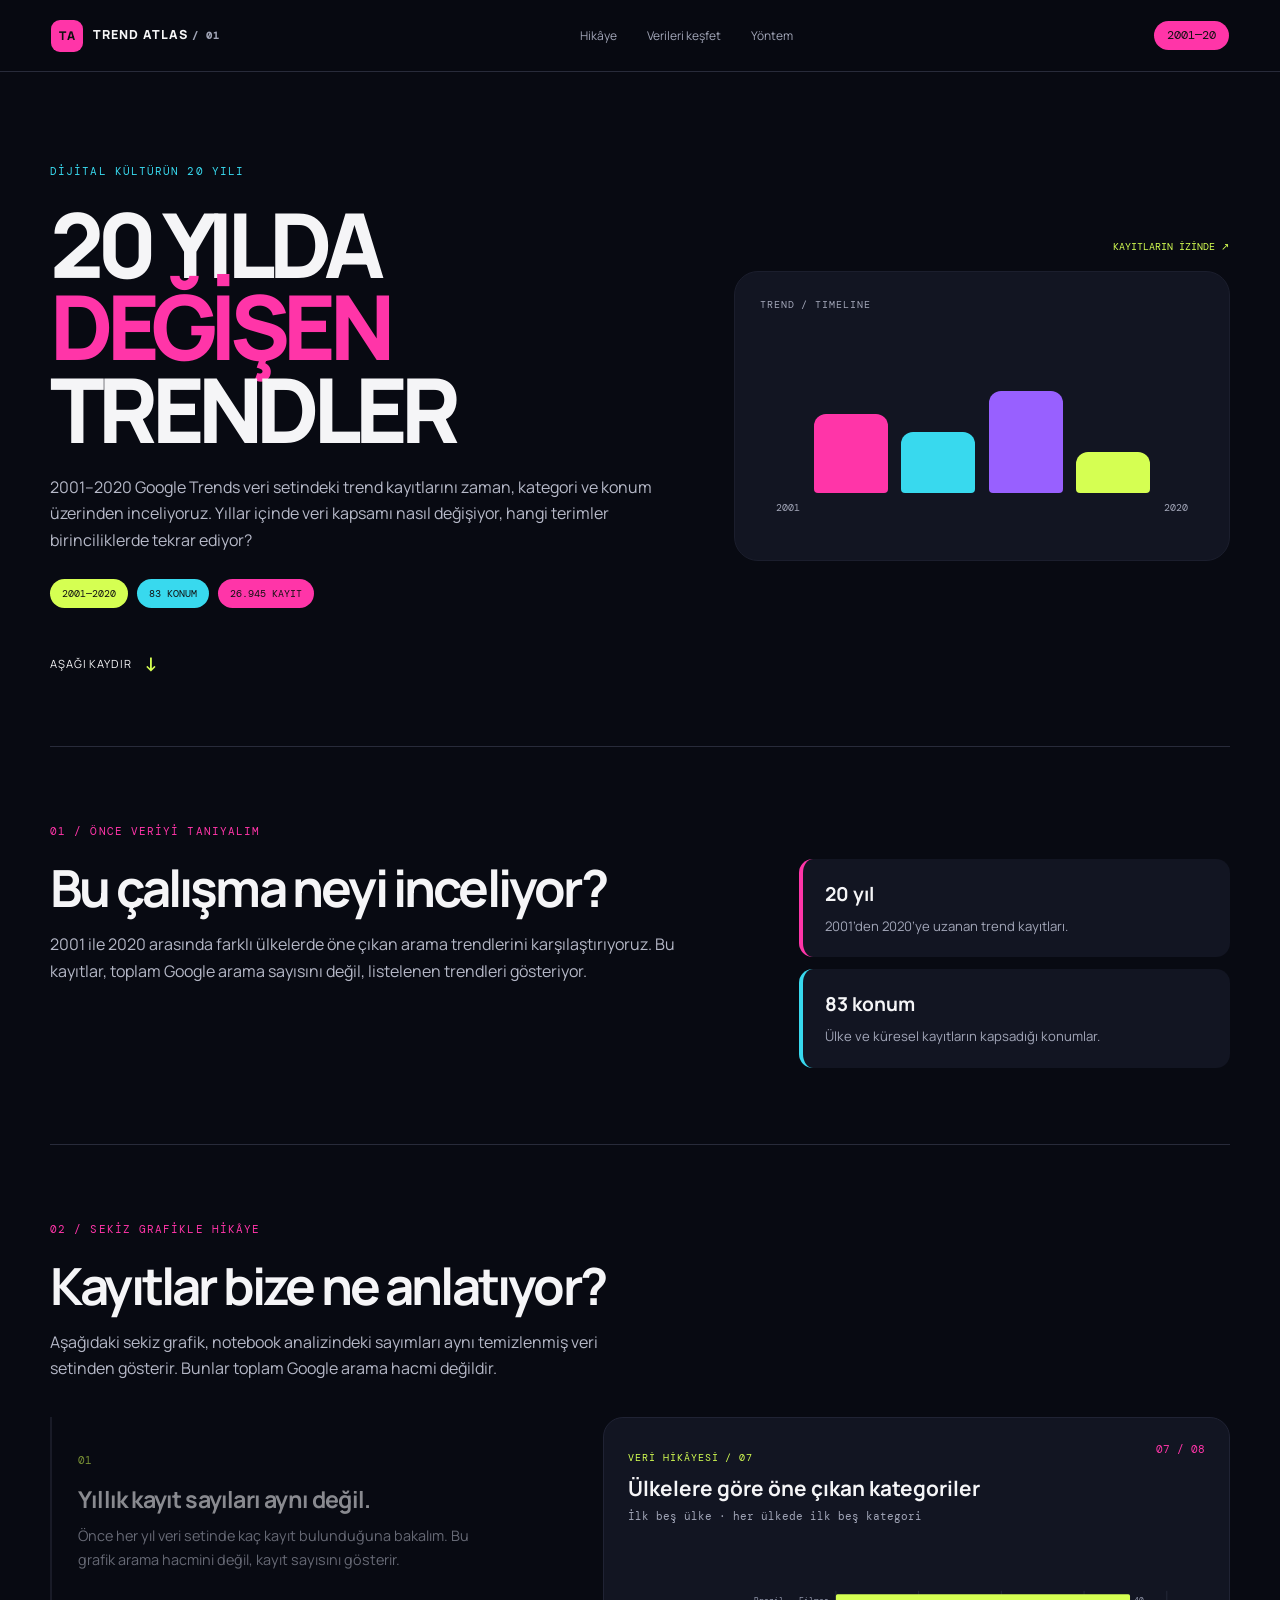
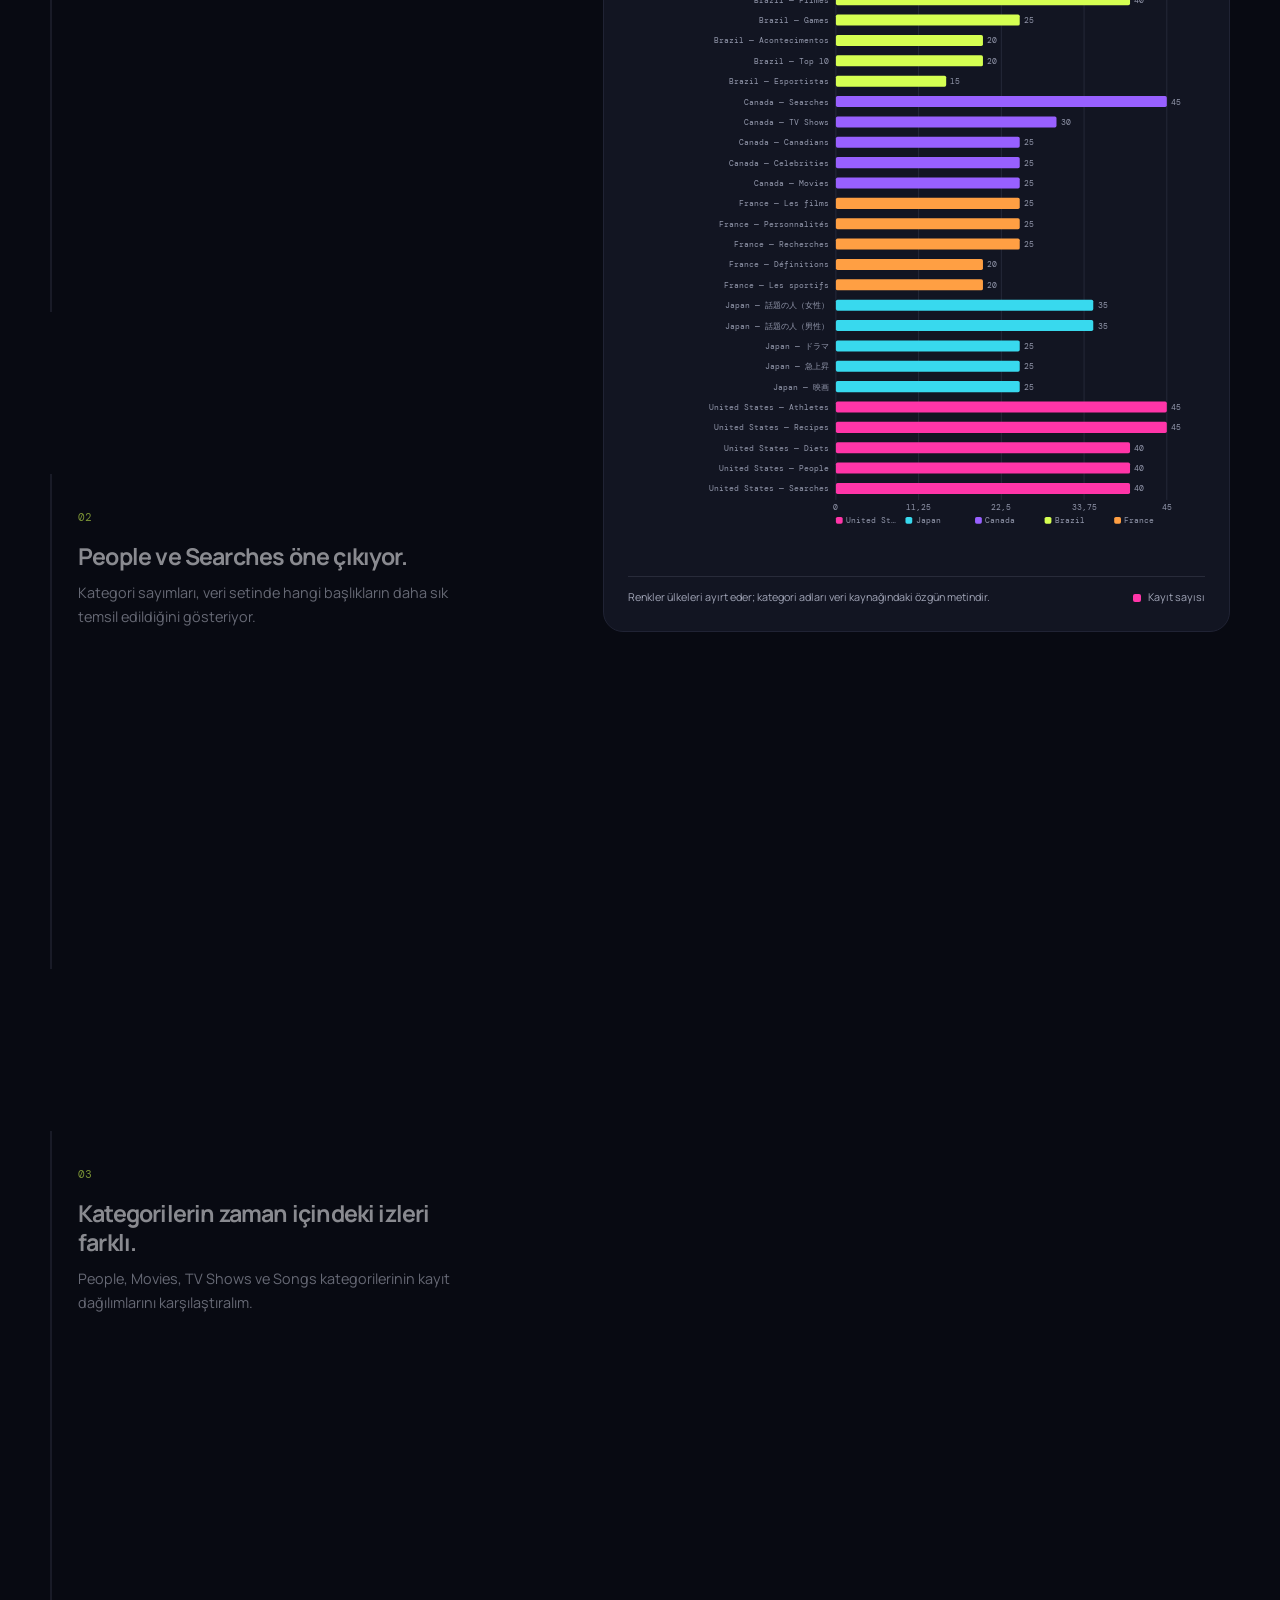
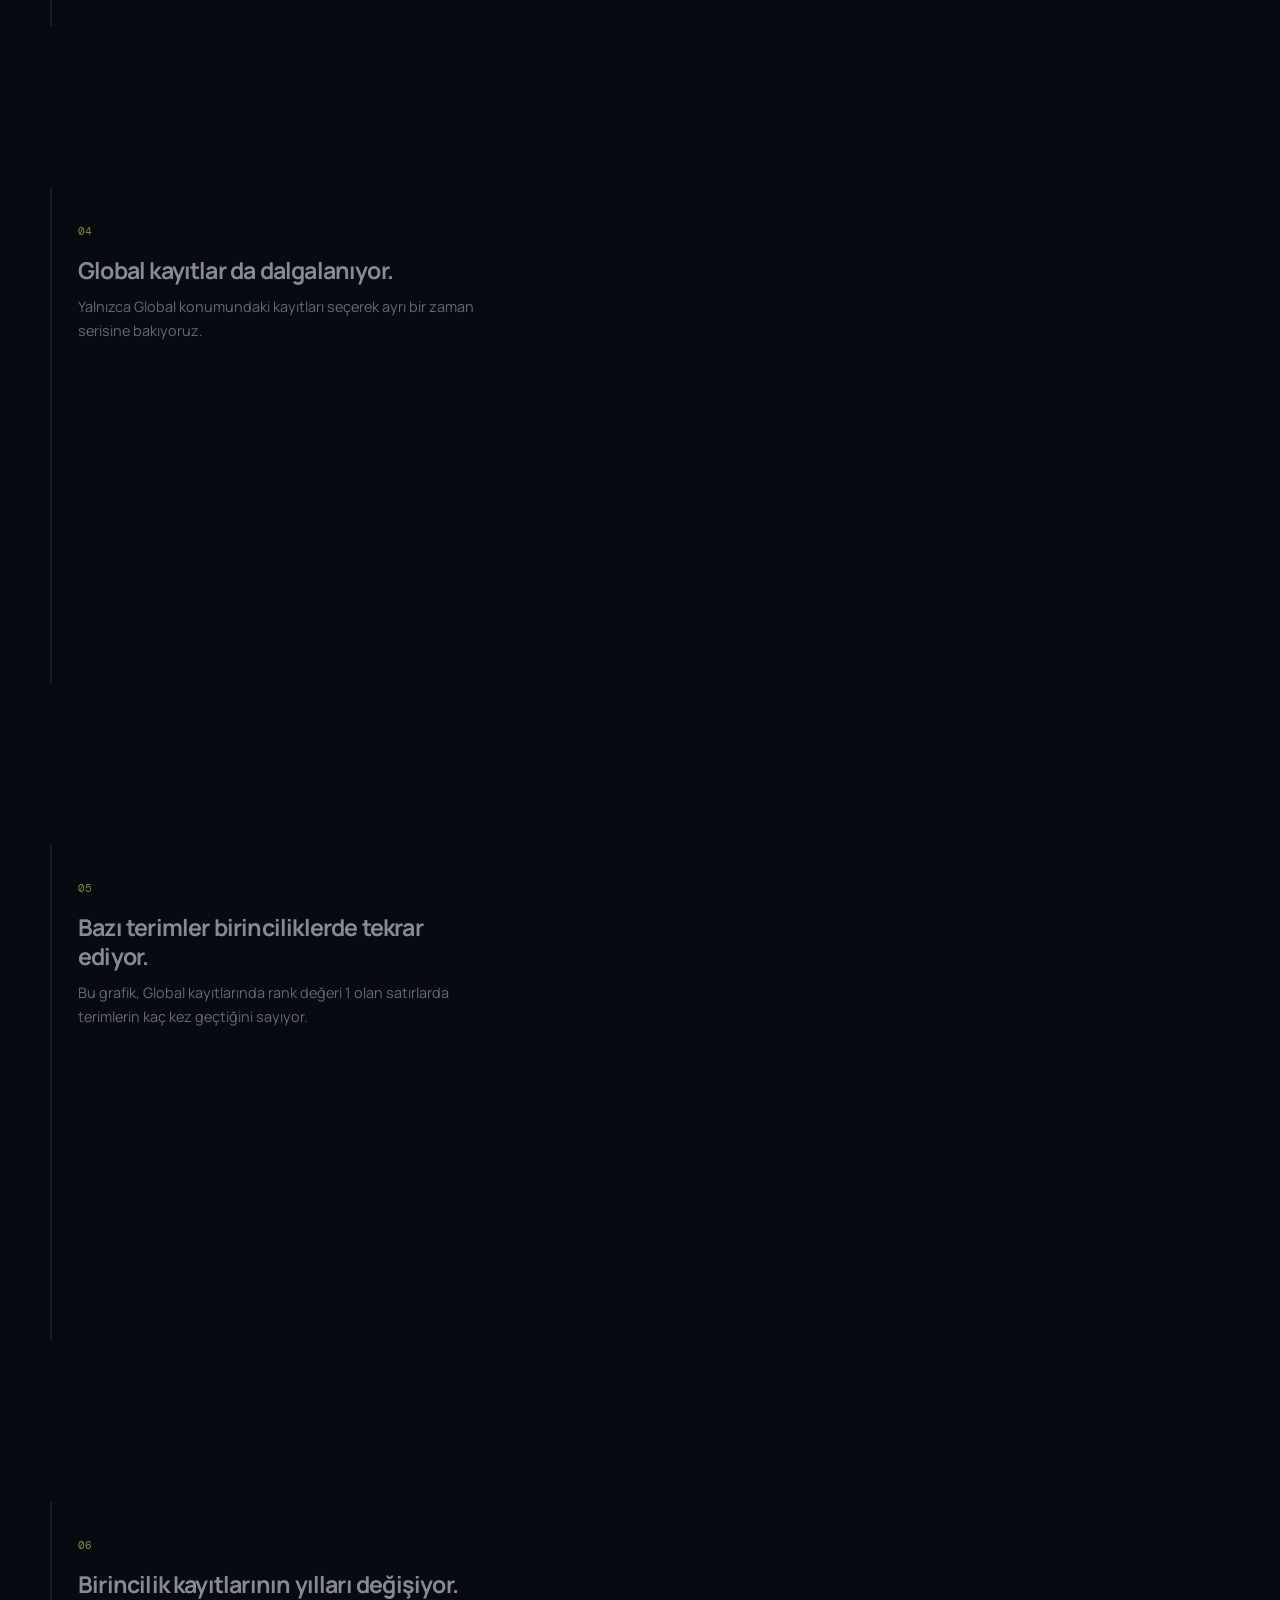
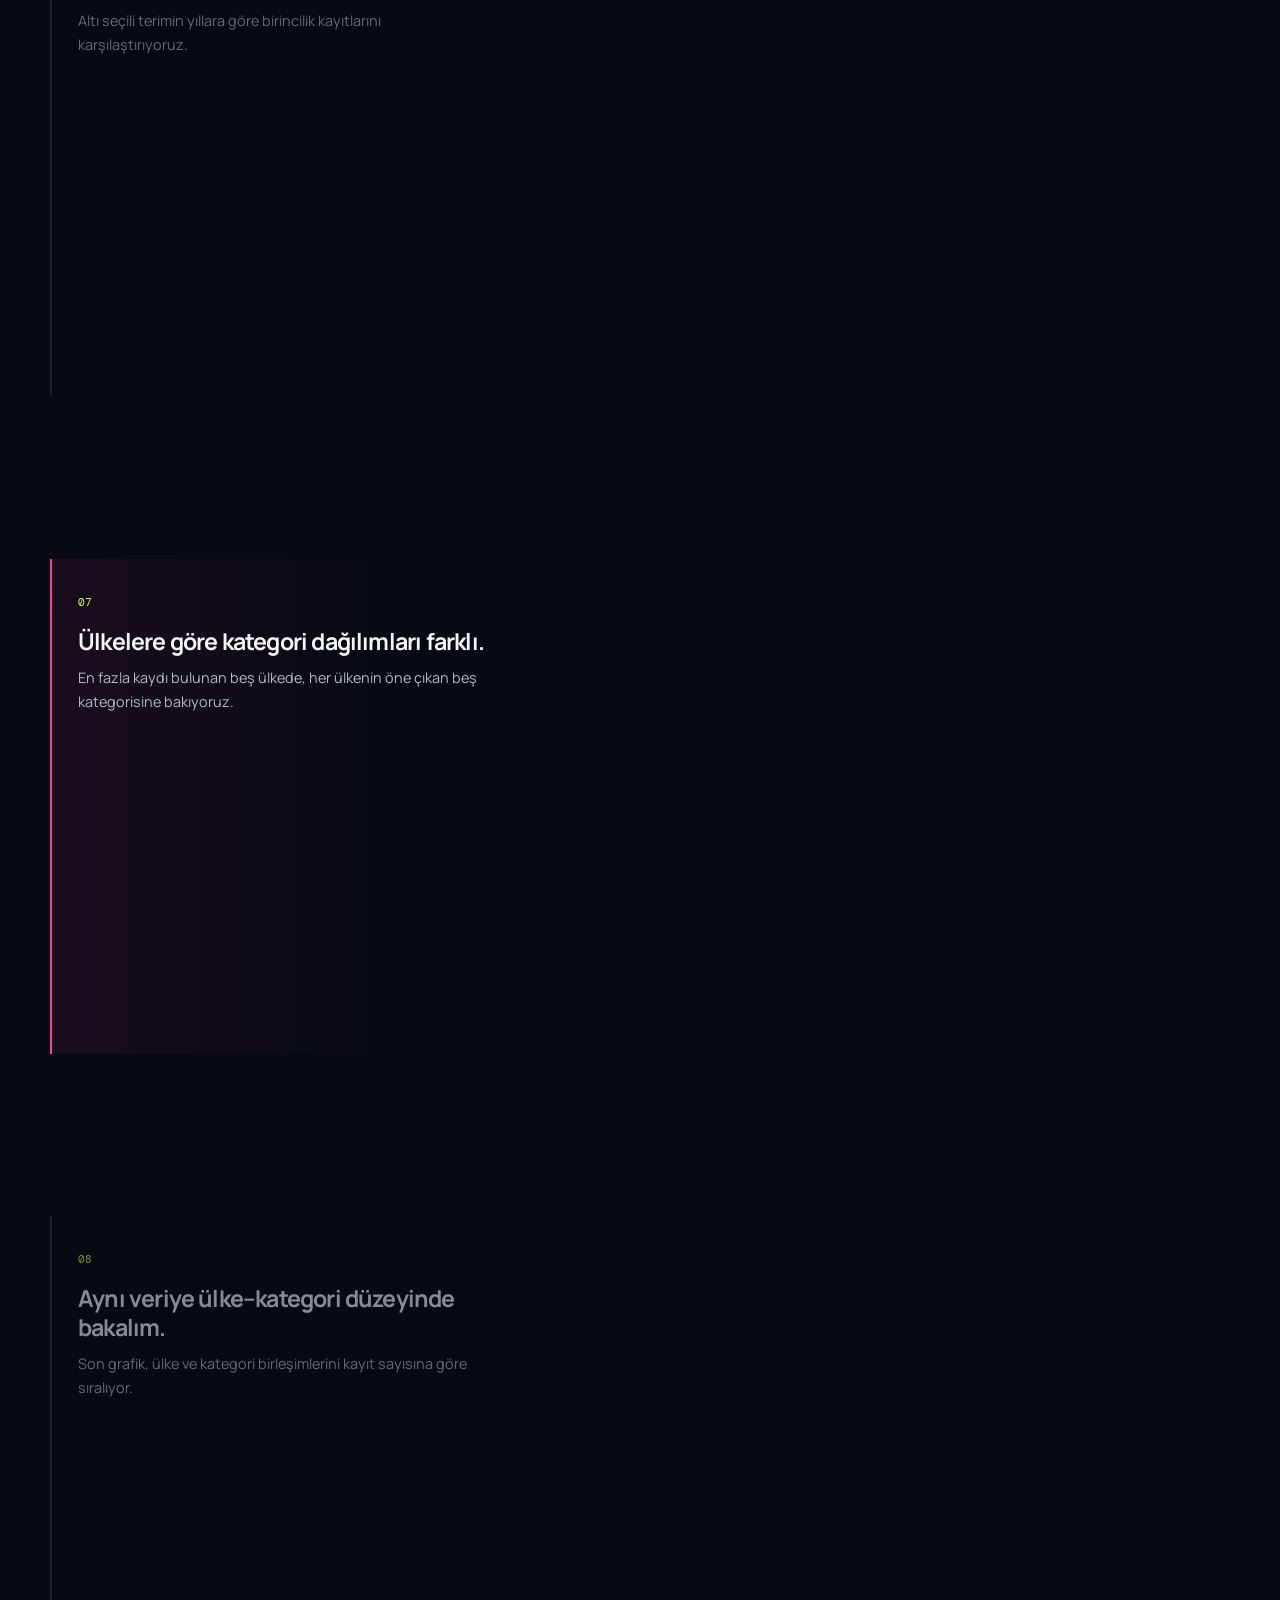
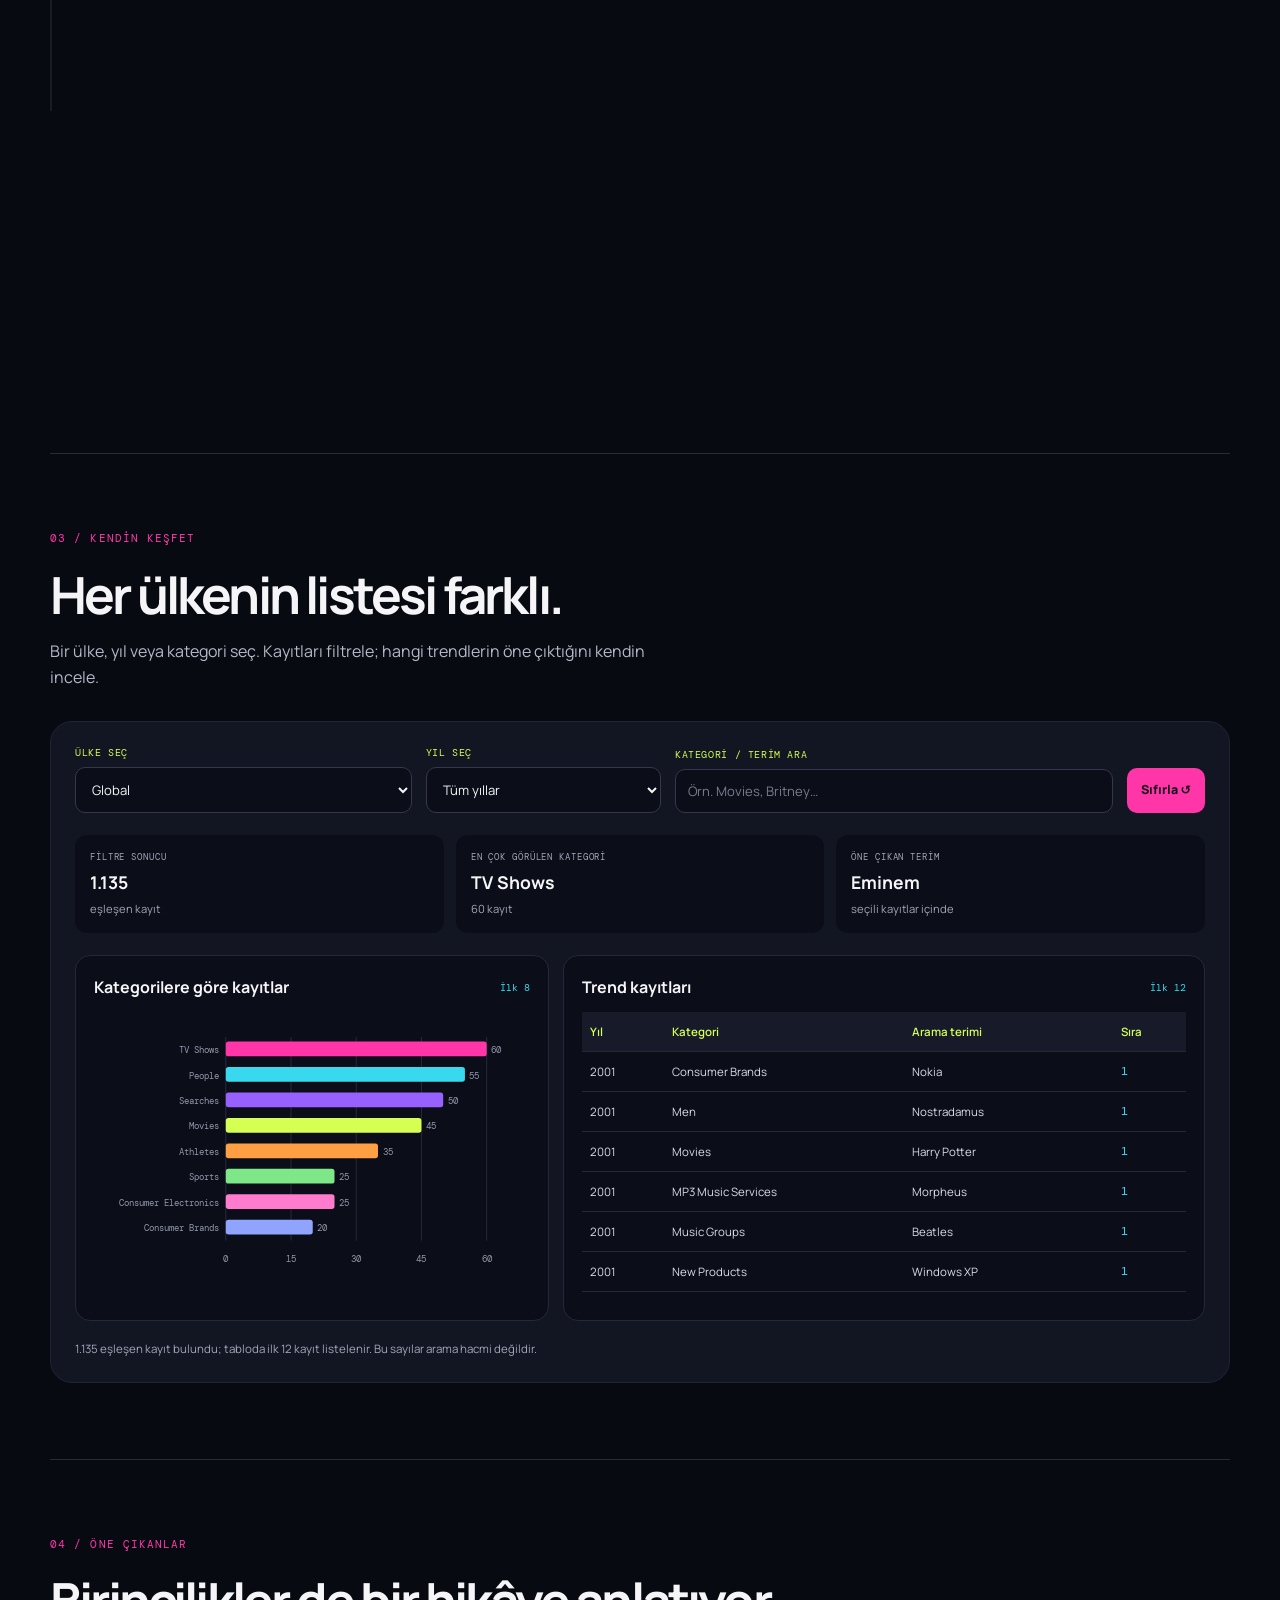
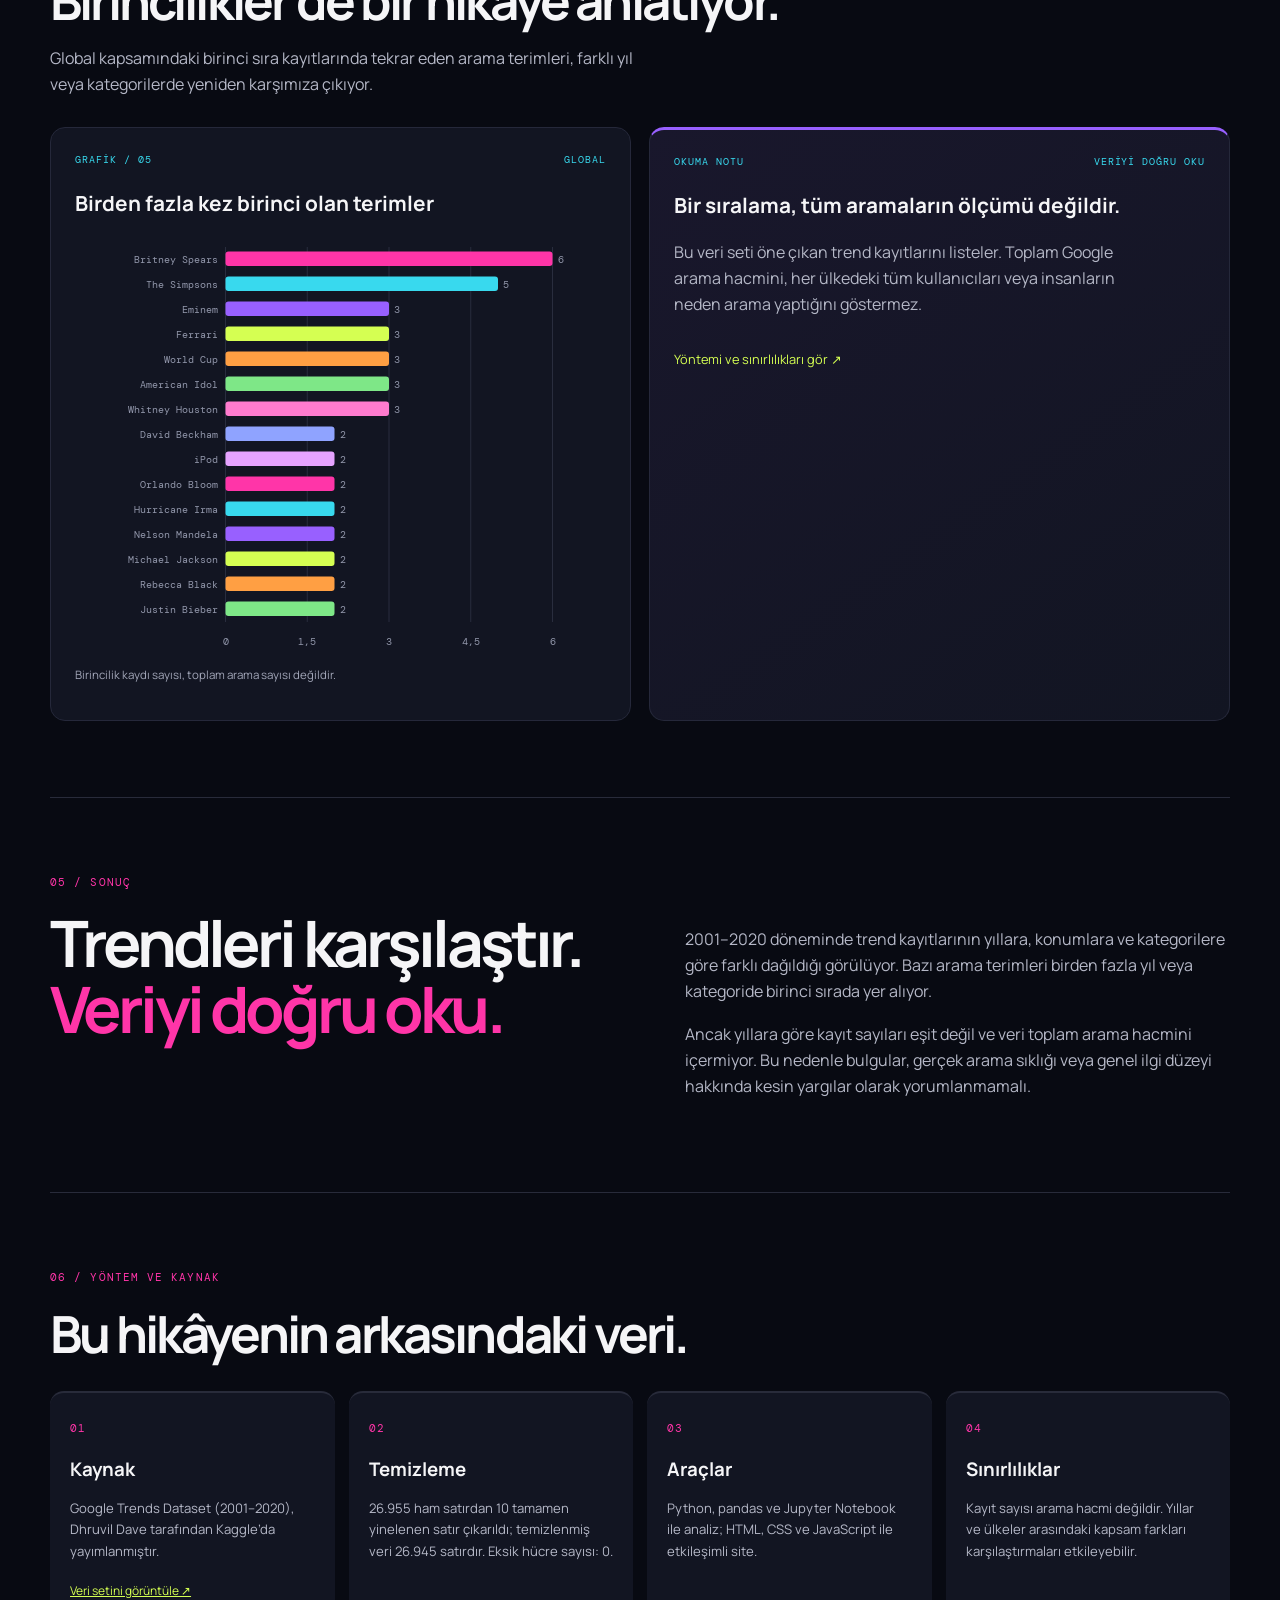
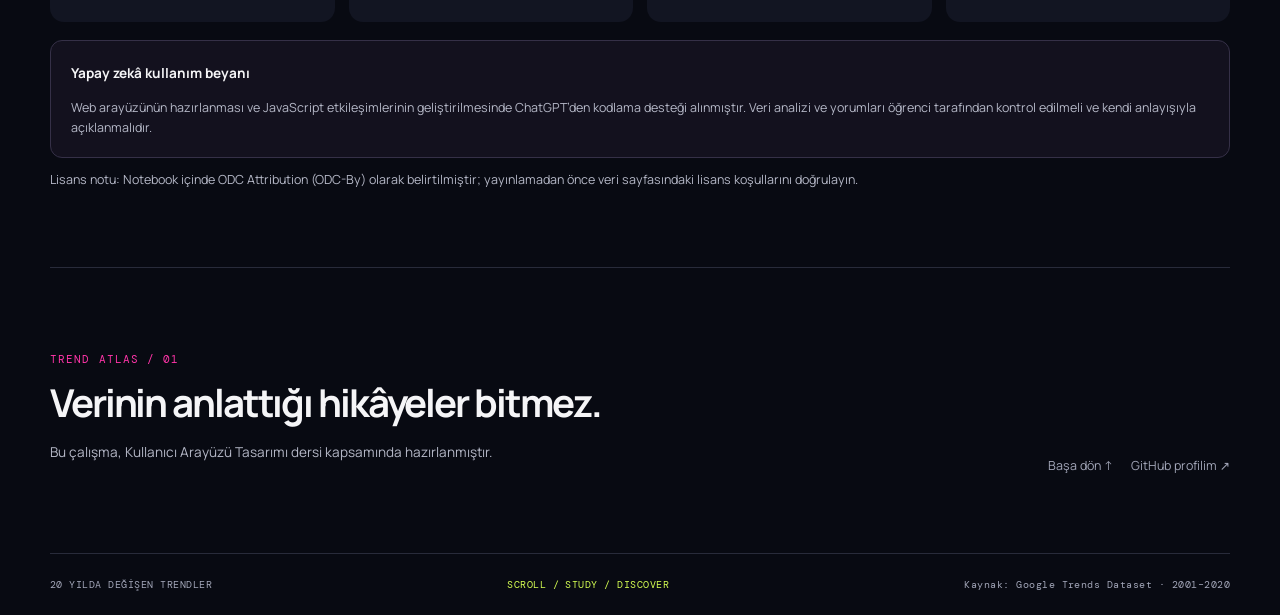
<file: index.html>
<!doctype html>
<html lang="tr">
<head>
<meta charset="utf-8"><meta name="viewport" content="width=device-width, initial-scale=1">
<meta name="theme-color" content="#080A12">
<title>20 Yılda Değişen Trendler — Trend Atlas</title>
<meta name="description" content="2001–2020 Google Trends trend kayıtlarını zaman, konum ve kategori üzerinden keşfeden etkileşimli veri hikâyesi.">
<meta property="og:title" content="20 Yılda Değişen Trendler"><meta property="og:description" content="Google Trends kayıtlarının 2001–2020 arasındaki hikâyesi."><meta property="og:image" content="assets/og-image.svg"><meta property="og:type" content="website">
<link rel="icon" href="assets/favicon.svg" type="image/svg+xml"><link rel="stylesheet" href="css/styles.css">
<script defer src="js/app.js"></script>
</head>
<body>
<a class="skip-link" href="#main">Ana içeriğe geç</a>
<header class="topbar"><a class="brand" href="#top"><span class="brand-mark">TA</span><span>TREND ATLAS <small>/ 01</small></span></a><nav aria-label="Ana gezinme"><a href="#story">Hikâye</a><a href="#explore">Verileri keşfet</a><a href="#method">Yöntem</a></nav><span class="period-pill">2001—20</span></header>
<main id="main">
<section class="hero section-wrap" id="top" aria-labelledby="hero-title"><div class="hero-copy"><p class="eyebrow">DİJİTAL KÜLTÜRÜN 20 YILI</p><h1 id="hero-title">20 YILDA<br><span>DEĞİŞEN</span><br>TRENDLER</h1><p class="hero-lede">2001–2020 Google Trends veri setindeki trend kayıtlarını zaman, kategori ve konum üzerinden inceliyoruz. Yıllar içinde veri kapsamı nasıl değişiyor, hangi terimler birinciliklerde tekrar ediyor?</p><div class="stat-pills"><span>2001—2020</span><span id="hero-locations">83 KONUM</span><span id="hero-records">26 BİN+ KAYIT</span></div><a class="scroll-cue" href="#story">AŞAĞI KAYDIR <b>↓</b></a></div><div class="hero-art" aria-label="Yıllara göre kayıt sayısı görseli"><div class="art-label">TREND / TIMELINE</div><div class="hero-bars" id="hero-bars"><i></i><i></i><i></i><i></i></div><div class="art-years"><span>2001</span><span>2020</span></div><p class="art-note">KAYITLARIN İZİNDE <span>↗</span></p></div></section>
<section class="intro section-wrap story-step" id="story" data-step="0"><div class="section-kicker">01 / ÖNCE VERİYİ TANIYALIM</div><div class="intro-grid"><div><h2>Bu çalışma neyi inceliyor?</h2><p>2001 ile 2020 arasında farklı ülkelerde öne çıkan arama trendlerini karşılaştırıyoruz. Bu kayıtlar, toplam Google arama sayısını değil, listelenen trendleri gösteriyor.</p></div><div class="stat-stack"><article class="stat-card pink"><strong>20 yıl</strong><span>2001’den 2020’ye uzanan trend kayıtları.</span></article><article class="stat-card cyan"><strong id="stat-locations">83 konum</strong><span>Ülke ve küresel kayıtların kapsadığı konumlar.</span></article></div></div></section>
<section class="story section-wrap"><div class="section-kicker">02 / SEKİZ GRAFİKLE HİKÂYE</div><h2>Kayıtlar bize ne anlatıyor?</h2><p class="section-lede">Aşağıdaki sekiz grafik, notebook analizindeki sayımları aynı temizlenmiş veri setinden gösterir. Bunlar toplam Google arama hacmi değildir.</p>
<div class="scrolly-layout"><div class="steps">
<article class="step is-active" data-step="0"><span class="step-no">01</span><h3>Yıllık kayıt sayıları aynı değil.</h3><p>Önce her yıl veri setinde kaç kayıt bulunduğuna bakalım. Bu grafik arama hacmini değil, kayıt sayısını gösterir.</p></article>
<article class="step" data-step="1"><span class="step-no">02</span><h3>People ve Searches öne çıkıyor.</h3><p>Kategori sayımları, veri setinde hangi başlıkların daha sık temsil edildiğini gösteriyor.</p></article>
<article class="step" data-step="2"><span class="step-no">03</span><h3>Kategorilerin zaman içindeki izleri farklı.</h3><p>People, Movies, TV Shows ve Songs kategorilerinin kayıt dağılımlarını karşılaştıralım.</p></article>
<article class="step" data-step="3"><span class="step-no">04</span><h3>Global kayıtlar da dalgalanıyor.</h3><p>Yalnızca Global konumundaki kayıtları seçerek ayrı bir zaman serisine bakıyoruz.</p></article>
<article class="step" data-step="4"><span class="step-no">05</span><h3>Bazı terimler birinciliklerde tekrar ediyor.</h3><p>Bu grafik, Global kayıtlarında rank değeri 1 olan satırlarda terimlerin kaç kez geçtiğini sayıyor.</p></article>
<article class="step" data-step="5"><span class="step-no">06</span><h3>Birincilik kayıtlarının yılları değişiyor.</h3><p>Altı seçili terimin yıllara göre birincilik kayıtlarını karşılaştırıyoruz.</p></article>
<article class="step" data-step="6"><span class="step-no">07</span><h3>Ülkelere göre kategori dağılımları farklı.</h3><p>En fazla kaydı bulunan beş ülkede, her ülkenin öne çıkan beş kategorisine bakıyoruz.</p></article>
<article class="step" data-step="7"><span class="step-no">08</span><h3>Aynı veriye ülke–kategori düzeyinde bakalım.</h3><p>Son grafik, ülke ve kategori birleşimlerini kayıt sayısına göre sıralıyor.</p></article>
</div>
<div class="sticky-visual"><div class="chart-head"><div><span class="chart-kicker" id="sticky-kicker">VERİ HİKÂYESİ / 01</span><h3 id="sticky-title">Yıllara göre kayıt sayısı</h3><p id="sticky-subtitle">Kayıt sayısı · yıl</p></div><span class="chart-index" id="chart-index">01 / 08</span></div><div id="sticky-chart" class="chart-area" role="img" aria-label="Yıllara göre trend kayıt sayısını gösteren çubuk grafik"></div><div class="chart-foot"><span id="sticky-note">Her sütun veri setindeki kayıt sayısını gösterir.</span><span class="legend"><i></i> Kayıt sayısı</span></div></div></div>
</section>
<section class="explore section-wrap" id="explore"><div class="section-kicker">03 / KENDİN KEŞFET</div><h2>Her ülkenin listesi farklı.</h2><p class="section-lede">Bir ülke, yıl veya kategori seç. Kayıtları filtrele; hangi trendlerin öne çıktığını kendin incele.</p><div class="explore-panel"><div class="explore-controls"><label>ÜLKE SEÇ<select id="country-select"><option value="Global">Global</option></select></label><label>YIL SEÇ<select id="year-select"><option value="all">Tüm yıllar</option></select></label><label class="search-label">KATEGORİ / TERİM ARA<input id="search-input" type="search" placeholder="Örn. Movies, Britney…" autocomplete="off"></label><button id="reset-filters" class="reset-btn" type="button">Sıfırla ↺</button></div><div class="explore-summary"><div><span class="mini-label">FİLTRE SONUCU</span><strong id="filtered-count">—</strong><small>eşleşen kayıt</small></div><div><span class="mini-label">EN ÇOK GÖRÜLEN KATEGORİ</span><strong id="filtered-category">—</strong><small id="filtered-category-count">—</small></div><div><span class="mini-label">ÖNE ÇIKAN TERİM</span><strong id="filtered-term">—</strong><small>seçili kayıtlar içinde</small></div></div><div class="explore-grid"><div class="subchart-card"><div class="subchart-title"><h3>Kategorilere göre kayıtlar</h3><span>İlk 8</span></div><div id="category-chart" class="small-chart" role="img" aria-label="Filtrelenmiş kayıtlardaki en sık kategoriler"></div></div><div class="subchart-card"><div class="subchart-title"><h3>Trend kayıtları</h3><span>İlk 12</span></div><div class="table-scroll"><table><thead><tr><th>Yıl</th><th>Kategori</th><th>Arama terimi</th><th>Sıra</th></tr></thead><tbody id="results-body"></tbody></table></div></div></div><p class="small-note" id="filter-note">Filtreler seçilen kayıtlara uygulanır. Bu sonuçlar arama hacmini değil, veri setindeki kayıtları gösterir.</p></div></section>
<section class="insights section-wrap"><div class="section-kicker">04 / ÖNE ÇIKANLAR</div><h2>Birincilikler de bir hikâye anlatıyor.</h2><p class="section-lede">Global kapsamındaki birinci sıra kayıtlarında tekrar eden arama terimleri, farklı yıl veya kategorilerde yeniden karşımıza çıkıyor.</p><div class="insight-grid"><article class="insight-card"><div class="card-top"><span>GRAFİK / 05</span><span>GLOBAL</span></div><h3>Birden fazla kez birinci olan terimler</h3><div id="top-terms-chart" class="small-chart" role="img" aria-label="Global birinci sıra kayıtlarında tekrar eden terimler"></div><p class="small-note">Birincilik kaydı sayısı, toplam arama sayısı değildir.</p></article><article class="insight-card accent-card"><div class="card-top"><span>OKUMA NOTU</span><span>VERİYİ DOĞRU OKU</span></div><h3>Bir sıralama, tüm aramaların ölçümü değildir.</h3><p>Bu veri seti öne çıkan trend kayıtlarını listeler. Toplam Google arama hacmini, her ülkedeki tüm kullanıcıları veya insanların neden arama yaptığını göstermez.</p><a href="#method" class="text-link">Yöntemi ve sınırlılıkları gör ↗</a></article></div></section>
<section class="conclusion section-wrap"><div class="section-kicker">05 / SONUÇ</div><div class="conclusion-grid"><div><h2>Trendleri karşılaştır.<br><span>Veriyi doğru oku.</span></h2></div><div><p>2001–2020 döneminde trend kayıtlarının yıllara, konumlara ve kategorilere göre farklı dağıldığı görülüyor. Bazı arama terimleri birden fazla yıl veya kategoride birinci sırada yer alıyor.</p><p>Ancak yıllara göre kayıt sayıları eşit değil ve veri toplam arama hacmini içermiyor. Bu nedenle bulgular, gerçek arama sıklığı veya genel ilgi düzeyi hakkında kesin yargılar olarak yorumlanmamalı.</p></div></div></section>
<section class="method section-wrap" id="method"><div class="section-kicker">06 / YÖNTEM VE KAYNAK</div><h2>Bu hikâyenin arkasındaki veri.</h2><div class="method-grid"><article><span class="method-number">01</span><h3>Kaynak</h3><p>Google Trends Dataset (2001–2020), Dhruvil Dave tarafından Kaggle’da yayımlanmıştır.</p><a href="https://www.kaggle.com/dsv/1936665" target="_blank" rel="noopener noreferrer">Veri setini görüntüle ↗</a></article><article><span class="method-number">02</span><h3>Temizleme</h3><p id="cleaning-note">Tamamen aynı satırlar kontrol edildi; eksik değerler ve veri türleri incelendi.</p></article><article><span class="method-number">03</span><h3>Araçlar</h3><p>Python, pandas ve Jupyter Notebook ile analiz; HTML, CSS ve JavaScript ile etkileşimli site.</p></article><article><span class="method-number">04</span><h3>Sınırlılıklar</h3><p>Kayıt sayısı arama hacmi değildir. Yıllar ve ülkeler arasındaki kapsam farkları karşılaştırmaları etkileyebilir.</p></article></div><div class="ai-note"><strong>Yapay zekâ kullanım beyanı</strong><p>Web arayüzünün hazırlanması ve JavaScript etkileşimlerinin geliştirilmesinde ChatGPT’den kodlama desteği alınmıştır. Veri analizi ve yorumları öğrenci tarafından kontrol edilmeli ve kendi anlayışıyla açıklanmalıdır.</p></div><p class="license-note" id="license-note"></p></section>
<section class="author section-wrap"><div><span class="section-kicker">TREND ATLAS / 01</span><h2>Verinin anlattığı hikâyeler bitmez.</h2><p>Bu çalışma, Kullanıcı Arayüzü Tasarımı dersi kapsamında hazırlanmıştır.</p></div><div class="author-links"><a href="#top">Başa dön ↑</a><a href="https://github.com/selinddrmz" target="_blank" rel="noopener noreferrer">GitHub profilim ↗</a></div></section>
</main><footer class="footer"><span>20 YILDA DEĞİŞEN TRENDLER</span><span>SCROLL / STUDY / DISCOVER</span><span>Kaynak: Google Trends Dataset · 2001–2020</span></footer>
</body></html>
</file>
<file: css/styles.css>
@import url('https://fonts.googleapis.com/css2?family=DM+Mono:wght@400;500&family=Manrope:wght@400;500;600;700;800&display=swap');
:root{--bg:#080a12;--panel:#121522;--panel2:#171a29;--text:#f5f5f7;--muted:#a2a6b8;--line:#282b3a;--pink:#ff35a8;--cyan:#38d9ee;--lime:#d5ff52;--purple:#9860ff;--max:1180px}*{box-sizing:border-box}html{scroll-behavior:smooth;scroll-padding-top:84px}body{margin:0;background:var(--bg);color:var(--text);font-family:Manrope,system-ui,sans-serif;line-height:1.65}a{color:inherit}button,input,select{font:inherit}.skip-link{position:absolute;top:-60px;left:1rem;background:var(--lime);color:#111;padding:.7rem 1rem;z-index:20}.skip-link:focus{top:1rem}.topbar{height:72px;display:flex;align-items:center;justify-content:space-between;padding:0 max(4vw,24px);border-bottom:1px solid var(--line);position:sticky;top:0;z-index:10;background:rgba(8,10,18,.92);backdrop-filter:blur(16px)}.brand{display:flex;align-items:center;gap:10px;text-decoration:none;font-size:.78rem;font-weight:800;letter-spacing:.08em}.brand small{color:var(--muted);font-family:'DM Mono',monospace}.brand-mark{display:grid;place-items:center;width:32px;height:32px;background:var(--pink);color:#111;border-radius:9px;font-size:.75rem}.topbar nav{display:flex;gap:30px}.topbar nav a,.period-pill{font-size:.75rem;color:var(--muted);text-decoration:none}.topbar nav a:hover,.author-links a:hover{color:var(--lime)}.period-pill{background:var(--pink);color:#111;border-radius:30px;padding:5px 13px;font-family:'DM Mono',monospace}.section-wrap{width:min(var(--max),calc(100% - 64px));margin-inline:auto}.hero{min-height:600px;display:grid;grid-template-columns:1.1fr .9fr;align-items:center;gap:6vw;padding-block:80px 66px;border-bottom:1px solid var(--line)}.eyebrow,.section-kicker,.chart-kicker,.mini-label,.card-top,.method-number{font-family:'DM Mono',monospace;font-size:.68rem;letter-spacing:.1em;color:var(--cyan)}.hero h1{font-size:clamp(3.2rem,7vw,6.5rem);letter-spacing:-.075em;line-height:.92;margin:22px 0 24px;font-weight:800}.hero h1 span{color:var(--pink)}.hero-lede,.section-lede{color:#b7bac9;max-width:610px;font-size:1rem}.stat-pills{display:flex;gap:9px;flex-wrap:wrap;margin:26px 0 40px}.stat-pills span{font-family:'DM Mono',monospace;font-size:.65rem;color:#111;background:var(--lime);border-radius:30px;padding:6px 12px}.stat-pills span:nth-child(2){background:var(--cyan)}.stat-pills span:nth-child(3){background:var(--pink)}.scroll-cue{display:inline-flex;gap:12px;align-items:center;text-decoration:none;font-size:.7rem;letter-spacing:.08em}.scroll-cue b{color:var(--lime);font-size:1.2rem}.hero-art{background:var(--panel);border:1px solid #1b1e2d;border-radius:24px;padding:25px;min-height:290px;position:relative}.art-label{font-family:'DM Mono',monospace;color:var(--muted);font-size:.62rem;letter-spacing:.1em}.hero-bars{height:180px;display:flex;align-items:end;justify-content:center;gap:14px;padding:15px 18px 0}.hero-bars i{display:block;width:18%;border-radius:12px 12px 4px 4px;background:var(--pink);height:48%;animation:rise .8s ease-out both}.hero-bars i:nth-child(2){height:37%;background:var(--cyan);animation-delay:.12s}.hero-bars i:nth-child(3){height:62%;background:var(--purple);animation-delay:.22s}.hero-bars i:nth-child(4){height:25%;background:var(--lime);animation-delay:.3s}.art-years{display:flex;justify-content:space-between;font: .65rem 'DM Mono',monospace;color:var(--muted);padding:8px 16px}.art-note{position:absolute;top:-42px;right:0;font: .65rem 'DM Mono',monospace;color:var(--lime)}.intro,.story,.explore,.insights,.conclusion,.method,.author{padding-block:76px;border-bottom:1px solid var(--line)}.section-kicker{color:var(--pink);margin-bottom:18px}.intro-grid{display:grid;grid-template-columns:1.2fr .8fr;gap:8vw}.intro h2,.story h2,.explore h2,.insights h2,.method h2,.author h2{font-size:clamp(2rem,4vw,3.4rem);letter-spacing:-.055em;line-height:1.1;margin:0 0 16px}.intro p,.story p,.explore p,.insights p,.method p,.author p{color:#b5b8c7}.stat-stack{display:grid;gap:12px}.stat-card{padding:20px 22px;background:var(--panel);border-radius:14px;border-left:4px solid var(--pink);display:grid;gap:5px}.stat-card.cyan{border-color:var(--cyan)}.stat-card strong{font-size:1.2rem}.stat-card span{color:var(--muted);font-size:.82rem}.story{padding-bottom:90px}.scrolly-layout{display:grid;grid-template-columns:.85fr 1.15fr;gap:7vw;align-items:start;margin-top:35px}.steps{padding-bottom:10vh}.step{min-height:55vh;padding:28px 26px;margin-bottom:18vh;border-left:2px solid var(--line);opacity:.55;transition:opacity .3s,border-color .3s,background .3s}.step.is-active{opacity:1;border-color:var(--pink);background:linear-gradient(90deg,rgba(255,53,168,.07),transparent 70%)}.step-no{font: .7rem 'DM Mono',monospace;color:var(--lime)}.step h3{font-size:1.45rem;line-height:1.25;letter-spacing:-.035em;margin:14px 0 10px}.step p{font-size:.9rem;margin:0}.sticky-visual{position:sticky;top:100px;background:var(--panel);border:1px solid #202334;border-radius:20px;padding:24px;min-height:440px}.chart-head{display:flex;justify-content:space-between;gap:20px}.chart-kicker{color:var(--lime);font-size:.6rem}.chart-head h3{margin:7px 0 0;font-size:1.3rem;line-height:1.3}.chart-head p{font: .7rem 'DM Mono',monospace;color:var(--muted);margin:7px 0}.chart-index{font: .7rem 'DM Mono',monospace;color:var(--pink);white-space:nowrap}.chart-area{height:285px;width:100%;overflow:hidden}.chart-area svg,.small-chart svg{display:block;width:100%;height:100%;overflow:visible}.chart-foot{display:flex;justify-content:space-between;gap:12px;align-items:center;font-size:.67rem;color:var(--muted);border-top:1px solid var(--line);padding-top:12px}.legend{display:flex;align-items:center;gap:7px;white-space:nowrap}.legend i{display:inline-block;width:8px;height:8px;border-radius:2px;background:var(--pink)}.explore-panel{background:var(--panel);border:1px solid #202334;border-radius:22px;padding:24px;margin-top:30px}.explore-controls{display:grid;grid-template-columns:1fr .7fr 1.3fr auto;gap:14px;align-items:end}.explore-controls label{display:grid;gap:8px;font: .63rem 'DM Mono',monospace;color:var(--lime);letter-spacing:.06em}.explore-controls select,.explore-controls input{width:100%;min-width:0;background:#0b0e18;border:1px solid #34384a;border-radius:10px;padding:12px;color:var(--text);outline-offset:3px;font: .82rem Manrope,sans-serif}.explore-controls input::placeholder{color:#777c8e}.reset-btn{background:var(--pink);color:#15101a;border:0;border-radius:10px;padding:12px 14px;cursor:pointer;font-size:.78rem;font-weight:800}.reset-btn:hover{filter:brightness(1.1)}.explore-summary{display:grid;grid-template-columns:repeat(3,1fr);gap:12px;margin:22px 0}.explore-summary>div{display:flex;flex-direction:column;align-items:flex-start;gap:3px;background:#0b0e18;border-radius:12px;padding:15px}.mini-label{font-size:.56rem;color:var(--muted)}.explore-summary strong{font-size:1.1rem;overflow-wrap:anywhere}.explore-summary small{font-size:.7rem;color:var(--muted)}.explore-grid{display:grid;grid-template-columns:.85fr 1.15fr;gap:14px}.subchart-card,.insight-card{min-width:0;background:#0b0e18;border:1px solid #25283a;border-radius:15px;padding:18px}.subchart-title{display:flex;justify-content:space-between;gap:12px;align-items:center}.subchart-title h3,.insight-card h3{font-size:1rem;margin:0}.subchart-title span{font: .65rem 'DM Mono',monospace;color:var(--cyan)}.small-chart{height:280px;margin-top:12px}.table-scroll{max-height:290px;overflow:auto;margin-top:12px}table{width:100%;border-collapse:collapse;text-align:left;font-size:.72rem}th{position:sticky;top:0;background:#171a29;color:var(--lime);font-weight:600}td,th{padding:10px 8px;border-bottom:1px solid #25283a;vertical-align:top}td{color:#d9dbe5}td:last-child{font-family:'DM Mono',monospace;color:var(--cyan)}.small-note{font-size:.72rem!important;color:var(--muted)!important}.explore-panel>.small-note{margin:18px 0 0}.insight-grid{display:grid;grid-template-columns:1fr 1fr;gap:18px;margin-top:30px}.insight-card{padding:24px;background:var(--panel)}.card-top{display:flex;justify-content:space-between;color:var(--cyan);font-size:.6rem}.insight-card h3{font-size:1.3rem;margin-top:18px;max-width:460px}.accent-card{background:linear-gradient(145deg,#19172c,#121522);border-top:3px solid var(--purple)}.accent-card p{max-width:470px}.text-link{display:inline-block;color:var(--lime);font-size:.8rem;text-decoration:none;margin-top:15px}.conclusion-grid{display:grid;grid-template-columns:1fr 1fr;gap:7vw}.conclusion h2{font-size:clamp(2.3rem,5vw,4.8rem);line-height:1.04;letter-spacing:-.06em;margin:0}.conclusion h2 span{color:var(--pink)}.conclusion-grid p{color:#b5b8c7}.method-grid{display:grid;grid-template-columns:repeat(4,1fr);gap:14px;margin-top:30px}.method-grid article{background:var(--panel);border-radius:14px;padding:20px;border-top:2px solid var(--line)}.method-number{color:var(--pink)}.method-grid h3{margin:14px 0 8px}.method-grid p{font-size:.82rem}.method-grid a{font-size:.75rem;color:var(--lime);overflow-wrap:anywhere}.ai-note{border:1px solid #353047;background:#13111e;border-radius:12px;padding:18px 20px;margin-top:18px}.ai-note strong{font-size:.85rem}.ai-note p,.license-note{font-size:.78rem;margin-bottom:0}.author{display:flex;justify-content:space-between;gap:30px;align-items:end}.author h2{font-size:clamp(1.8rem,3vw,2.8rem);margin-top:12px}.author p{font-size:.85rem}.author-links{display:flex;gap:18px;flex-wrap:wrap}.author-links a{font-size:.78rem;color:var(--muted);text-decoration:none}.footer{width:min(var(--max),calc(100% - 64px));margin:auto;display:flex;justify-content:space-between;gap:16px;flex-wrap:wrap;padding:24px 0;color:var(--muted);font: .6rem 'DM Mono',monospace;letter-spacing:.05em}.footer span:nth-child(2){color:var(--lime)}.empty-state{color:var(--muted);font-size:.8rem;padding:24px 0;text-align:center}.tooltip{font: .7rem 'DM Mono',monospace;fill:#f8f8fb}.axis-label{font:10px 'DM Mono','Noto Sans CJK JP',sans-serif;fill:#9297ab}.grid-line{stroke:#292d3e;stroke-width:1}.bar{transition:opacity .2s}.bar:hover{opacity:.75}@keyframes rise{from{transform:scaleY(.15);transform-origin:bottom}to{transform:scaleY(1)}}@media(prefers-reduced-motion:reduce){*,*::before,*::after{scroll-behavior:auto!important;animation-duration:.01ms!important;animation-iteration-count:1!important;transition-duration:.01ms!important}}@media(max-width:900px){.hero{grid-template-columns:1fr .8fr;gap:30px}.hero h1{font-size:clamp(3rem,8vw,5rem)}.scrolly-layout{grid-template-columns:.9fr 1.1fr;gap:20px}.sticky-visual{padding:18px;min-height:400px}.chart-area{height:250px}.explore-controls{grid-template-columns:1fr 1fr}.explore-controls .search-label{grid-column:span 2}.reset-btn{min-height:44px}.method-grid{grid-template-columns:1fr 1fr}}@media(max-width:640px){.topbar{height:62px;padding-inline:18px}.topbar nav{gap:12px}.topbar nav a{font-size:.67rem}.topbar nav a:nth-child(2){display:none}.brand{font-size:.68rem}.period-pill{font-size:.6rem;padding:4px 8px}.section-wrap,.footer{width:calc(100% - 36px)}.hero{grid-template-columns:1fr;padding-block:56px 42px;min-height:auto}.hero h1{font-size:clamp(3.5rem,16vw,5rem)}.hero-art{min-height:220px;margin-top:20px}.hero-bars{height:130px}.intro,.story,.explore,.insights,.conclusion,.method,.author{padding-block:50px}.intro-grid,.conclusion-grid{grid-template-columns:1fr;gap:25px}.scrolly-layout{display:flex;flex-direction:column;gap:15px}.sticky-visual{position:sticky;top:70px;order:0;width:100%;min-height:350px;z-index:2;padding:15px}.chart-area{height:210px}.steps{order:1;width:100%;padding:0}.step{min-height:45vh;margin-bottom:10vh;padding:24px 18px}.explore-panel{padding:14px}.explore-controls{grid-template-columns:1fr 1fr;gap:10px}.explore-controls .search-label{grid-column:span 2}.explore-summary{grid-template-columns:1fr;gap:8px}.explore-summary>div{padding:12px}.explore-grid,.insight-grid{grid-template-columns:1fr}.small-chart{height:240px}.method-grid{grid-template-columns:1fr}.author{align-items:flex-start;flex-direction:column}.footer{font-size:.55rem}.chart-head h3{font-size:1.05rem}.chart-index{font-size:.6rem}.chart-foot{font-size:.59rem}.hero-lede,.section-lede{font-size:.9rem}}
</file>
